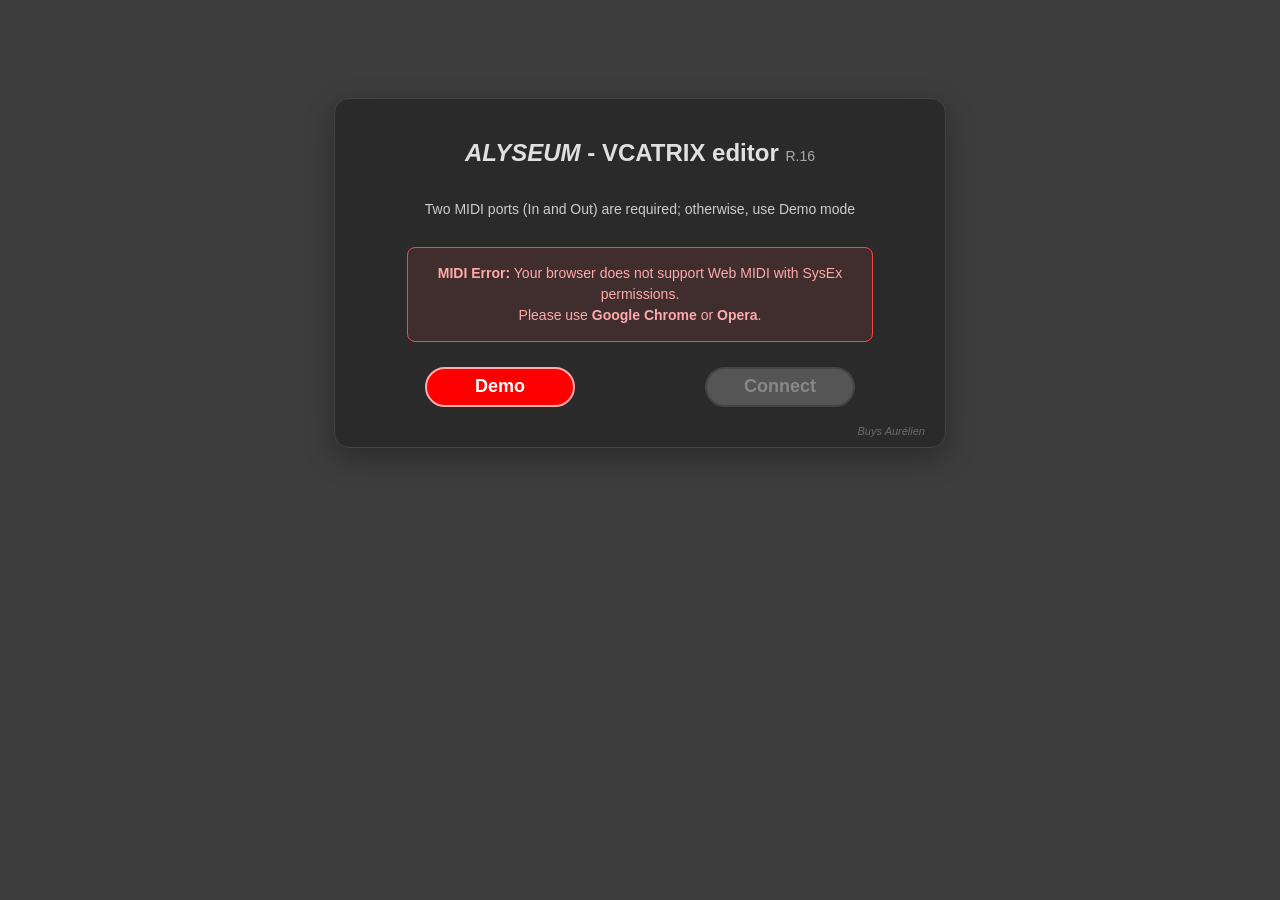
<file: index.html>
<!DOCTYPE html>
<html lang="en">
<head>
    <meta charset="UTF-8">
    <meta name="viewport" content="width=device-width, initial-scale=1.0">
    <title>VCATRIX Editor</title>
    <link rel="stylesheet" href="style.css">
</head>
<body>

    <header id="setup-header">
        <h2><em>ALYSEUM</em> - VCATRIX editor <span class="revision">R.16</span></h2>
        <p class="subtitle">Two MIDI ports (In and Out) are required; otherwise, use Demo mode</p>
        
        <div id="browser-warning" class="warning-box hidden">
            <strong>MIDI Error:</strong> Your browser does not support Web MIDI with SysEx permissions. <br>
            Please use <strong>Google Chrome</strong> or <strong>Opera</strong>.
        </div>
        
        <div id="midi-setup">
            <div class="port-select">
                <label for="midi-in">MIDI In port</label>
                <select id="midi-in"><option value="">Please Select</option></select>
            </div>
            <div class="port-select">
                <label for="midi-out">MIDI Out port</label>
                <select id="midi-out"><option value="">Please Select</option></select>
            </div>
        </div>
        
        <div class="header-buttons">
            <div class="btn-container">
                <button id="btn-demo" class="btn btn-demo">Demo</button>
            </div>
            <div class="btn-container">
                <button id="btn-connect" class="btn btn-primary" disabled>Connect</button>
            </div>
        </div>

        <span class="signature">Buys Aurélien</span>
    </header>

    <main id="app-container" class="hidden">
        
        <section id="fader-section">
            <div id="matrix-container">
                </div>
        </section>

        <aside id="sidebar">
            <div class="sidebar-group" style="border-top: none; padding-top: 0;">
                <button id="btn-monitor">Enable monitoring</button>
            </div>

            <div class="sidebar-group">
                <h3>Group mode (max 8)</h3>
                <button id="btn-multi-select" class="btn-secondary">Multi-select: OFF</button>
                <button id="btn-clear-selection" class="btn-secondary hidden">Clear selection</button>
            </div>

            <div class="sidebar-group">
                <h3>Set preset VCATRIX</h3>
                <div class="preset-grid">
                    <button class="btn-preset" data-preset="0">1</button>
                    <button class="btn-preset" data-preset="1">2</button>
                    <button class="btn-preset" data-preset="2">3</button>
                    <button class="btn-preset" data-preset="3">4</button>
                    <button class="btn-preset" data-preset="4">5</button>
                    <button class="btn-preset" data-preset="5">6</button>
                    <button class="btn-preset" data-preset="6">7</button>
                    <button class="btn-preset" data-preset="7">8</button>
                    <button class="btn-preset" data-preset="8">9</button>
                    <button class="btn-preset" data-preset="9">10</button>
                    <button class="btn-preset" data-preset="10">11</button>
                    <button class="btn-preset" data-preset="11">12</button>
                    <button class="btn-preset" data-preset="12">13</button>
                    <button class="btn-preset" data-preset="13">14</button>
                    <button class="btn-preset" data-preset="14">15</button>
                    <button class="btn-preset" data-preset="15">16</button>
                </div>
            </div>

            <div class="sidebar-group">
                <button id="btn-clear">Clear all VCA</button>
            </div>

            <div class="sidebar-group">
                <h3>Bulk dump</h3>
                <button class="btn-secondary" id="btn-dump-rx">Receive (save to computer)</button>
                <button class="btn-secondary" id="btn-dump-tx">Transmit (load file to VCATRIX)</button>
                <input type="file" id="file-upload" class="hidden" accept=".vca,.json">
            </div>

        </aside>

    </main>
    <div id="receive-modal" class="modal hidden">
        <div class="modal-content">
            <h3>Select Preset to Receive</h3>
            <p>Choose which preset to request from the VCATRIX hardware.</p>
            
            <select id="receive-select">
                <option value="all">All Presets</option>
                <option value="0">Preset 1</option>
                <option value="1">Preset 2</option>
                <option value="2">Preset 3</option>
                <option value="3">Preset 4</option>
                <option value="4">Preset 5</option>
                <option value="5">Preset 6</option>
                <option value="6">Preset 7</option>
                <option value="7">Preset 8</option>
                <option value="8">Preset 9</option>
                <option value="9">Preset 10</option>
                <option value="10">Preset 11</option>
                <option value="11">Preset 12</option>
                <option value="12">Preset 13</option>
                <option value="13">Preset 14</option>
                <option value="14">Preset 15</option>
                <option value="15">Preset 16</option>
            </select>
            
            <div class="modal-buttons">
                <button id="btn-receive-cancel" class="btn-secondary">Cancel</button>
                <button id="btn-receive-confirm" class="btn-primary" style="width: auto;">Confirm</button>
            </div>
        </div>
    </div>

    <div id="transmit-modal" class="modal hidden">
        <div class="modal-content">
            <h3>Select Preset to Transmit</h3>
            <p>Choose which preset to load from the file to the VCATRIX hardware.</p>
            
            <select id="transmit-select">
                <option value="all">All Presets</option>
                <option value="0">Preset 1</option>
                <option value="1">Preset 2</option>
                <option value="2">Preset 3</option>
                <option value="3">Preset 4</option>
                <option value="4">Preset 5</option>
                <option value="5">Preset 6</option>
                <option value="6">Preset 7</option>
                <option value="7">Preset 8</option>
                <option value="8">Preset 9</option>
                <option value="9">Preset 10</option>
                <option value="10">Preset 11</option>
                <option value="11">Preset 12</option>
                <option value="12">Preset 13</option>
                <option value="13">Preset 14</option>
                <option value="14">Preset 15</option>
                <option value="15">Preset 16</option>
            </select>
            
            <div class="modal-buttons">
                <button id="btn-transmit-cancel" class="btn-secondary">Cancel</button>
                <button id="btn-transmit-confirm" class="btn-primary" style="width: auto;">Confirm</button>
            </div>
        </div>
    </div>

    <script src="script.js"></script>
</body>
</html>
</file>
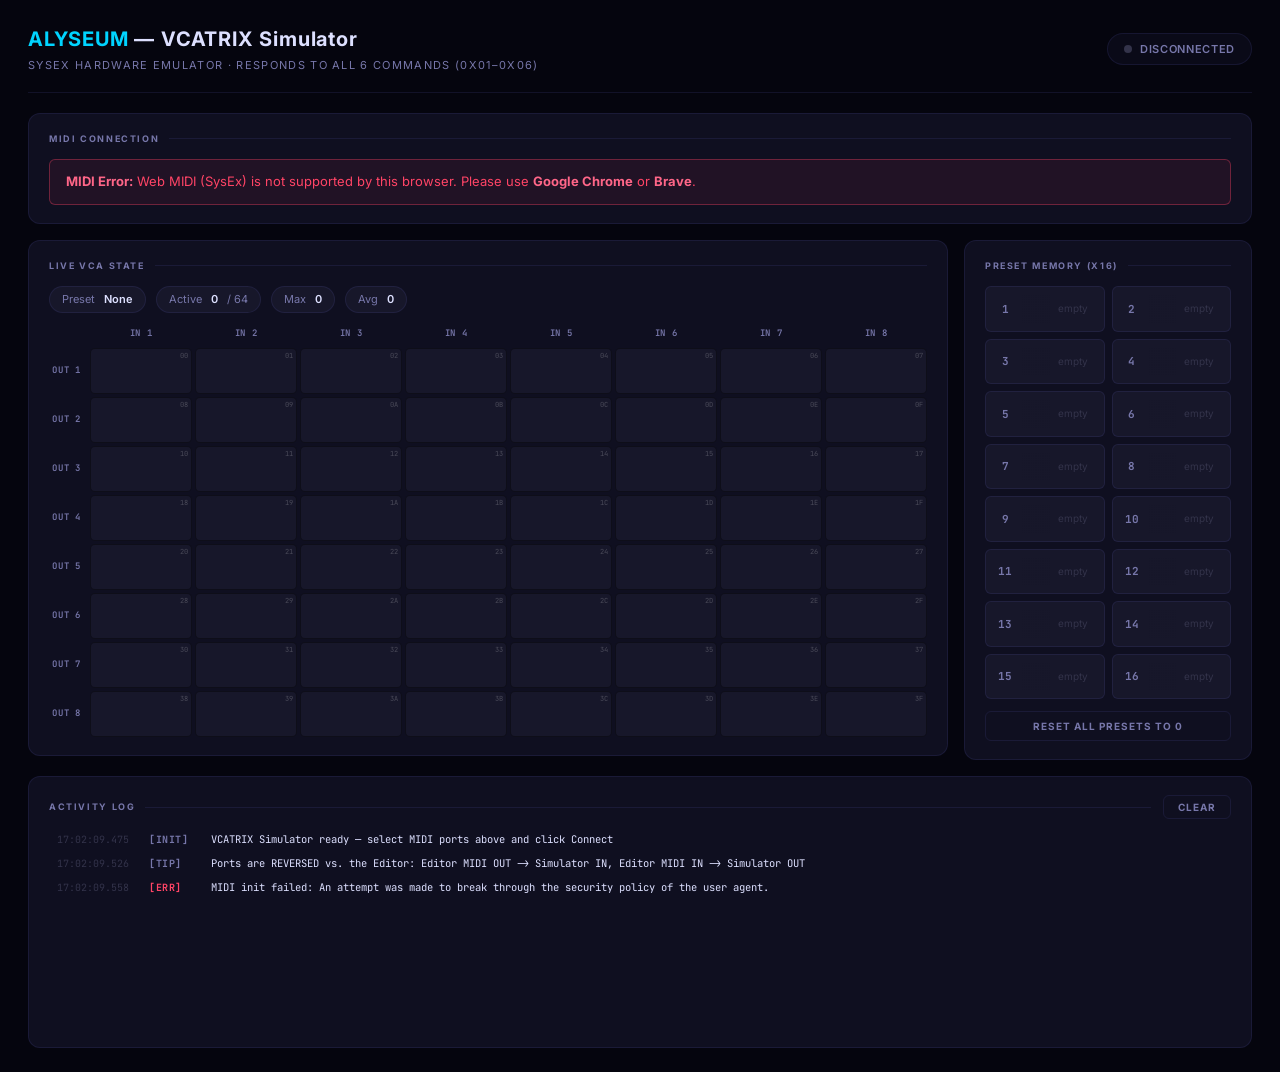
<file: simulator.html>
<!DOCTYPE html>
<html lang="en">
<head>
    <meta charset="UTF-8">
    <meta name="viewport" content="width=device-width, initial-scale=1.0">
    <title>VCATRIX Simulator — Alyseum</title>
    <link rel="preconnect" href="https://fonts.googleapis.com">
    <link href="https://fonts.googleapis.com/css2?family=JetBrains+Mono:wght@400;600;700&family=Inter:wght@300;400;500;600;700&display=swap" rel="stylesheet">
    <style>
        :root {
            --bg-page:    #05050e;
            --bg-panel:   #0a0a18;
            --bg-card:    #0f0f20;
            --bg-cell:    #17172a;
            --bg-cell-h:  #1e1e38;
            --cyan:   #00d4ff;
            --green:  #00ff88;
            --orange: #ffaa00;
            --red:    #ff4466;
            --txt:    #dde0ff;
            --txt2:   #7777aa;
            --txt3:   #33334a;
            --border: rgba(80,80,160,0.18);
            --b-cyan: rgba(0,212,255,0.35);
            --r:  12px;
            --rs: 6px;
        }
        *, *::before, *::after { box-sizing: border-box; margin: 0; padding: 0; }
        body {
            background: var(--bg-page);
            color: var(--txt);
            font-family: 'Inter', sans-serif;
            min-height: 100vh;
            padding: 24px 28px;
            line-height: 1.5;
        }
        .app-header {
            display: flex;
            align-items: center;
            justify-content: space-between;
            margin-bottom: 20px;
            padding-bottom: 18px;
            border-bottom: 1px solid var(--border);
        }
        .title-block h1 { font-size: 20px; font-weight: 700; letter-spacing: 0.04em; }
        .title-block h1 em { color: var(--cyan); font-style: normal; }
        .title-block p { font-size: 11px; color: var(--txt2); margin-top: 3px; letter-spacing: 0.12em; text-transform: uppercase; }
        .badge {
            display: flex; align-items: center; gap: 8px;
            padding: 7px 16px; border-radius: 20px;
            border: 1px solid var(--border); background: var(--bg-panel);
            font-size: 11px; font-weight: 600; letter-spacing: 0.06em;
            text-transform: uppercase; color: var(--txt2); transition: all 0.3s;
        }
        .badge.connected { border-color: rgba(0,255,136,0.35); color: var(--green); }
        .dot { width: 8px; height: 8px; border-radius: 50%; background: var(--txt3); transition: all 0.3s; }
        .badge.connected .dot { background: var(--green); box-shadow: 0 0 8px var(--green); animation: pulse 2s ease-in-out infinite; }
        @keyframes pulse { 0%,100% { opacity:1; } 50% { opacity:0.4; } }
        .card { background: var(--bg-card); border: 1px solid var(--border); border-radius: var(--r); padding: 18px 20px; }
        .section-label {
            font-size: 9px; font-weight: 700; letter-spacing: 0.18em;
            text-transform: uppercase; color: var(--txt2);
            display: flex; align-items: center; gap: 10px; margin-bottom: 14px;
        }
        .section-label::after { content: ''; flex: 1; height: 1px; background: var(--border); }
        .setup-row { display: flex; align-items: center; gap: 14px; flex-wrap: wrap; }
        .port-group { display: flex; align-items: center; gap: 10px; }
        .port-group label { font-size: 10px; font-weight: 600; letter-spacing: 0.1em; text-transform: uppercase; color: var(--txt2); white-space: nowrap; }
        .port-group select {
            background: var(--bg-cell); border: 1px solid var(--border); border-radius: var(--rs);
            color: var(--txt); padding: 7px 28px 7px 10px;
            font-family: 'JetBrains Mono', monospace; font-size: 11px; min-width: 200px;
            cursor: pointer; appearance: none;
            background-image: url("data:image/svg+xml,%3Csvg xmlns='http://www.w3.org/2000/svg' width='10' height='5' viewBox='0 0 10 5'%3E%3Cpath d='M0 0l5 5 5-5z' fill='%237777aa'/%3E%3C/svg%3E");
            background-repeat: no-repeat; background-position: right 10px center; transition: border-color 0.2s;
        }
        .port-group select:focus { outline: none; border-color: var(--cyan); }
        .btn {
            padding: 8px 20px; border-radius: var(--rs);
            font-family: 'Inter', sans-serif; font-size: 11px; font-weight: 700;
            letter-spacing: 0.1em; text-transform: uppercase; cursor: pointer; transition: all 0.2s;
        }
        .btn-cyan { border: 1px solid var(--cyan); background: rgba(0,212,255,0.08); color: var(--cyan); }
        .btn-cyan:hover:not(:disabled) { background: rgba(0,212,255,0.18); box-shadow: 0 0 18px rgba(0,212,255,0.25); }
        .btn-dim { border: 1px solid var(--border); background: transparent; color: var(--txt2); }
        .btn-dim:hover { border-color: var(--txt2); color: var(--txt); }
        .btn:disabled { opacity: 0.3; cursor: not-allowed; }
        .setup-note { margin-left: auto; font-size: 11px; color: var(--txt3); }
        .setup-note em { color: var(--orange); font-style: normal; }
        .arrow-in  { color: var(--cyan);  font-size: 14px; }
        .arrow-out { color: var(--green); font-size: 14px; }
        .main-grid { display: grid; grid-template-columns: 1fr 288px; gap: 16px; margin-bottom: 16px; align-items: start; }
        #live-info { display: flex; align-items: center; gap: 10px; margin-bottom: 14px; flex-wrap: wrap; }
        .info-pill {
            display: flex; align-items: center; gap: 6px;
            background: var(--bg-cell); border: 1px solid var(--border);
            border-radius: 20px; padding: 4px 12px; font-size: 11px; color: var(--txt2);
        }
        .info-pill strong { color: var(--txt); font-weight: 600; }
        .modified-pill { border-color: var(--orange) !important; color: var(--orange) !important; }
        .vca-wrap { overflow-x: auto; }
        .vca-grid { display: inline-grid; grid-template-columns: 38px repeat(8, 1fr); grid-template-rows: auto repeat(8, 1fr); gap: 3px; min-width: 100%; }
        .gl { display: flex; align-items: center; justify-content: center; font-family: 'JetBrains Mono', monospace; font-size: 9px; font-weight: 600; color: var(--txt2); letter-spacing: 0.08em; }
        .gl.col-lbl { padding-bottom: 4px; }
        .gl.row-lbl { justify-content: flex-end; padding-right: 6px; }
        .vca-cell {
            position: relative; min-width: 46px; min-height: 46px; border-radius: 5px;
            display: flex; align-items: center; justify-content: center;
            cursor: default; border: 1px solid rgba(0,0,0,0.4);
            overflow: hidden; transition: transform 0.12s, box-shadow 0.12s;
        }
        .vca-cell:hover { transform: scale(1.1); z-index: 20; border-color: rgba(255,255,255,0.25); }
        .vca-cell-val { font-family: 'JetBrains Mono', monospace; font-size: 10px; font-weight: 700; color: rgba(255,255,255,0.88); text-shadow: 0 1px 4px rgba(0,0,0,0.9); z-index: 1; }
        .vca-cell-addr { position: absolute; top: 2px; right: 3px; font-family: 'JetBrains Mono', monospace; font-size: 7px; color: rgba(255,255,255,0.22); }
        @keyframes flash { 0% { box-shadow: 0 0 20px rgba(0,255,136,0.9), inset 0 0 12px rgba(0,255,136,0.25); } 100% { box-shadow: none; } }
        .vca-cell.flash { animation: flash 0.5s ease-out; }
        .preset-grid { display: grid; grid-template-columns: 1fr 1fr; gap: 7px; margin-bottom: 12px; }
        .preset-slot { display: flex; align-items: center; gap: 8px; padding: 8px 10px; background: var(--bg-cell); border: 1px solid var(--border); border-radius: var(--rs); cursor: pointer; transition: all 0.18s; }
        .preset-slot:hover { background: var(--bg-cell-h); border-color: rgba(120,120,200,0.35); }
        .preset-slot.active { border-color: var(--cyan); background: rgba(0,212,255,0.06); box-shadow: 0 0 14px rgba(0,212,255,0.12); }
        .pnum { font-family: 'JetBrains Mono', monospace; font-size: 11px; font-weight: 700; color: var(--txt2); min-width: 18px; text-align: center; }
        .preset-slot.active .pnum { color: var(--cyan); }
        .thumb { display: grid; grid-template-columns: repeat(8, 3px); grid-template-rows: repeat(8, 3px); gap: 0.5px; flex-shrink: 0; }
        .tc { width: 3px; height: 3px; border-radius: 0.5px; }
        .pinfo { flex: 1; font-size: 10px; color: var(--txt2); white-space: nowrap; overflow: hidden; text-overflow: ellipsis; }
        .log-header { display: flex; align-items: center; gap: 12px; margin-bottom: 10px; }
        .log-header .section-label { margin-bottom: 0; flex: 1; }
        .log-wrap { height: 200px; overflow-y: auto; display: flex; flex-direction: column; gap: 2px; scrollbar-width: thin; scrollbar-color: var(--bg-cell-h) transparent; }
        .log-wrap::-webkit-scrollbar { width: 4px; }
        .log-wrap::-webkit-scrollbar-thumb { background: var(--bg-cell-h); border-radius: 2px; }
        .log-entry { display: grid; grid-template-columns: 82px 52px 1fr; gap: 10px; padding: 3px 8px; border-radius: 4px; font-family: 'JetBrains Mono', monospace; font-size: 10.5px; line-height: 1.5; animation: slide-in 0.18s ease-out; }
        @keyframes slide-in { from { opacity:0; transform: translateX(-6px); } to { opacity:1; transform: translateX(0); } }
        .log-entry:hover { background: rgba(255,255,255,0.025); }
        .log-time { color: var(--txt3); font-size: 10px; align-self: center; }
        .log-tag { font-weight: 700; font-size: 10px; letter-spacing: 0.05em; align-self: center; }
        .log-tag.rx  { color: var(--cyan); }
        .log-tag.tx  { color: var(--green); }
        .log-tag.cmd { color: var(--orange); }
        .log-tag.err { color: var(--red); }
        .log-tag.inf { color: var(--txt2); }
        .log-msg { color: var(--txt); }
        .log-hex { color: var(--txt2); font-size: 10px; display: block; margin-top: 1px; }
        .warn-box { background: rgba(255,68,102,0.08); border: 1px solid rgba(255,68,102,0.35); border-radius: var(--rs); padding: 12px 16px; font-size: 13px; color: var(--red); }
        .warn-box strong { color: #ff6688; }
        .hidden { display: none !important; }
    </style>
</head>
<body>
<div class="app">
    <header class="app-header">
        <div class="title-block">
            <h1><em>ALYSEUM</em> &mdash; VCATRIX Simulator</h1>
            <p>SysEx Hardware Emulator &middot; Responds to all 6 commands (0x01&ndash;0x06)</p>
        </div>
        <div id="badge" class="badge">
            <div class="dot"></div>
            <span id="badge-txt">Disconnected</span>
        </div>
    </header>

    <div id="setup-card" class="card" style="margin-bottom:16px;">
        <div class="section-label">MIDI Connection</div>
        <div id="browser-warning" class="warn-box hidden">
            <strong>MIDI Error:</strong> Web MIDI (SysEx) is not supported by this browser.
            Please use <strong>Google Chrome</strong> or <strong>Brave</strong>.
        </div>
        <div id="midi-setup-row" class="setup-row">
            <div class="port-group">
                <span class="arrow-in">&#10132;</span>
                <label>FROM EDITOR (In)</label>
                <select id="sel-in"><option value="">Please Select</option></select>
            </div>
            <div class="port-group">
                <span class="arrow-out">&#10132;</span>
                <label>TO EDITOR (Out)</label>
                <select id="sel-out"><option value="">Please Select</option></select>
            </div>
            <button id="btn-connect" class="btn btn-cyan" disabled>Connect</button>
            <p class="setup-note">macOS: use <em>IAC Driver</em> virtual ports &mdash; swap In/Out vs. the Editor</p>
        </div>
    </div>

    <div class="main-grid">
        <div class="card">
            <div class="section-label">Live VCA State</div>
            <div id="live-info">
                <div class="info-pill">Preset&nbsp;<strong id="pill-preset">None</strong></div>
                <div class="info-pill">Active&nbsp;<strong id="pill-active">0</strong>&nbsp;/ 64</div>
                <div class="info-pill">Max&nbsp;<strong id="pill-max">0</strong></div>
                <div class="info-pill">Avg&nbsp;<strong id="pill-avg">0</strong></div>
                <div class="info-pill modified-pill hidden" id="pill-modified">&#9889; Modified</div>
            </div>
            <div class="vca-wrap">
                <div id="vca-grid" class="vca-grid"></div>
            </div>
        </div>

        <div class="card">
            <div class="section-label">Preset Memory (x16)</div>
            <div id="preset-grid" class="preset-grid"></div>
            <button id="btn-reset-mem" class="btn btn-dim" style="width:100%;font-size:10px;">Reset All Presets to 0</button>
        </div>
    </div>

    <div class="card">
        <div class="log-header">
            <div class="section-label">Activity Log</div>
            <button id="btn-clear-log" class="btn btn-dim" style="padding:5px 14px;font-size:10px;">Clear</button>
        </div>
        <div id="log-wrap" class="log-wrap"></div>
    </div>
</div>

<script>
const SYSEX_HEADER = [0xF0, 0x00, 0x20, 0x09, 0x0A];
const NUM_PRESETS  = 16;
const NUM_VCAS     = 64;
const STAGGER_MS   = 50;

// Hardware memory
const presets  = Array.from({length: NUM_PRESETS}, () => new Uint8Array(NUM_VCAS));
const liveVCA  = new Uint8Array(NUM_VCAS);
let activePreset   = -1;
let isLiveModified = false;

// MIDI
let midiAccess = null;
let midiIn     = null;
let midiOut    = null;

// ─── Colour ───────────────────────────────────────────────────
function vcaColor(v) {
    if (v === 0) return '#17172a';
    const l = Math.round((v / 127) * 40) + 8;
    return 'hsl(165, 100%, ' + l + '%)';
}
function vcaGlow(v) {
    if (v < 60) return 'none';
    const alpha = ((v - 60) / 67) * 0.65;
    const blur  = Math.round((v / 127) * 14);
    return '0 0 ' + blur + 'px rgba(0,255,136,' + alpha.toFixed(2) + ')';
}

// ─── Build VCA grid ───────────────────────────────────────────
function buildVcaGrid() {
    const grid = document.getElementById('vca-grid');
    grid.innerHTML = '';
    // corner
    grid.appendChild(mk('div', 'gl'));
    // column headers
    for (let i = 0; i < 8; i++) grid.appendChild(mkTxt('div', 'gl col-lbl', 'IN ' + (i+1)));
    // rows
    for (let out = 0; out < 8; out++) {
        grid.appendChild(mkTxt('div', 'gl row-lbl', 'OUT ' + (out+1)));
        for (let inp = 0; inp < 8; inp++) {
            const addr = out * 8 + inp;
            const cell = mk('div', 'vca-cell');
            cell.id    = 'vc-' + addr;
            cell.title = 'OUT' + (out+1) + ' x IN' + (inp+1) + '  addr:0x' + addr.toString(16).padStart(2,'0').toUpperCase();
            const addrLbl = mkTxt('div', 'vca-cell-addr', addr.toString(16).padStart(2,'0').toUpperCase());
            const valLbl  = mk('div', 'vca-cell-val');
            valLbl.id = 'vcv-' + addr;
            cell.appendChild(addrLbl);
            cell.appendChild(valLbl);
            grid.appendChild(cell);
        }
    }
    refreshVcaGrid();
}

function buildPresetGrid() {
    const pg = document.getElementById('preset-grid');
    pg.innerHTML = '';
    for (let p = 0; p < NUM_PRESETS; p++) {
        const slot  = mk('div', 'preset-slot');
        slot.id     = 'ps-' + p;
        const num   = mkTxt('div', 'pnum', String(p+1));
        const thumb = mk('div', 'thumb');
        thumb.id    = 'th-' + p;
        for (let i = 0; i < 64; i++) {
            const tc = mk('div', 'tc');
            tc.id = 'tc-' + p + '-' + i;
            thumb.appendChild(tc);
        }
        const info = mkTxt('div', 'pinfo', 'empty');
        info.id = 'pi-' + p;
        slot.appendChild(num);
        slot.appendChild(thumb);
        slot.appendChild(info);
        pg.appendChild(slot);
        refreshPresetSlot(p);
    }
}

// ─── Grid refresh ─────────────────────────────────────────────
function refreshVcaGrid(flashAddrs) {
    const flashSet = new Set(flashAddrs || []);
    let active = 0, sum = 0, maxV = 0;
    for (let addr = 0; addr < NUM_VCAS; addr++) {
        const v   = liveVCA[addr];
        const c   = document.getElementById('vc-' + addr);
        const vl  = document.getElementById('vcv-' + addr);
        if (!c) continue;
        c.style.background = vcaColor(v);
        c.style.boxShadow  = vcaGlow(v);
        vl.textContent = v > 0 ? v : '';
        if (flashSet.has(addr)) {
            c.classList.remove('flash');
            void c.offsetWidth;
            c.classList.add('flash');
        }
        if (v > 0) { active++; sum += v; }
        if (v > maxV) maxV = v;
    }
    document.getElementById('pill-active').textContent  = active;
    document.getElementById('pill-max').textContent     = maxV;
    document.getElementById('pill-avg').textContent     = active > 0 ? Math.round(sum / active) : 0;
    document.getElementById('pill-preset').textContent  = activePreset >= 0 ? 'P' + (activePreset+1) : 'None';
    document.getElementById('pill-modified').classList.toggle('hidden', !isLiveModified);
}

function refreshPresetSlot(p) {
    const slot = document.getElementById('ps-' + p);
    const info = document.getElementById('pi-' + p);
    if (!slot) return;
    slot.classList.toggle('active', p === activePreset && !isLiveModified);
    const data = presets[p];
    let nz = 0, sum = 0;
    for (let i = 0; i < 64; i++) {
        const v  = data[i];
        const tc = document.getElementById('tc-' + p + '-' + i);
        if (tc) tc.style.background = vcaColor(v);
        if (v > 0) { nz++; sum += v; }
    }
    if (nz === 0) {
        info.textContent = 'empty';
        info.style.color = 'var(--txt3)';
    } else {
        info.textContent = nz + ' VCAs  avg ' + Math.round(sum/nz);
        info.style.color = 'var(--txt2)';
    }
}

function refreshAllPresets() { for (let p = 0; p < NUM_PRESETS; p++) refreshPresetSlot(p); }

// ─── Command handlers ─────────────────────────────────────────
function handleClearAll() {
    liveVCA.fill(0);
    if (activePreset >= 0) {
        presets[activePreset].fill(0);
    }
    isLiveModified = (activePreset >= 0);
    refreshVcaGrid();
    refreshAllPresets();
    addLog('cmd', 'CLEAR', 'All 64 VCAs reset to 0 (cmd 0x01)');
}

function handleSetPreset(pb) {
    const p = Math.max(0, Math.min(15, pb));
    activePreset   = p;
    isLiveModified = false;
    liveVCA.set(presets[p]);
    refreshVcaGrid();
    refreshAllPresets();
    addLog('cmd', 'PRESET', 'Loaded preset ' + (p+1) + ' into live state (cmd 0x02)');
}

function handleDisplayRequest() {
    if (!midiOut) { addLog('err','ERR','Display Request: no MIDI OUT'); return; }
    const msg = SYSEX_HEADER.concat(Array.from([0x10]), Array.from(liveVCA), [0xF7]);
    midiOut.send(msg);
    addLog('tx', '0x10', 'DISPLAY response sent — 64 VCA values (cmd 0x03)', hexStr(msg, 28));
}

function handleUpdateVCAs(data) {
    const updated = [];
    let i = 6;
    while (i < data.length) {
        const a = data[i];
        if (a === undefined || a === 0xF7) break;
        if (i + 1 >= data.length) break;
        const v = data[i+1];
        if (v === 0xF7) break;
        if (a < 64) { 
            liveVCA[a] = v; 
            if (activePreset >= 0) {
                presets[activePreset][a] = v;
            }
            updated.push(a); 
        }
        i += 2;
    }
    isLiveModified = true;
    refreshVcaGrid(updated);
    refreshAllPresets();
    const desc = updated.map(function(a){ return '[' + a.toString(16).padStart(2,'0').toUpperCase() + ']=' + liveVCA[a]; }).join('  ');
    addLog('cmd', 'UPDATE', updated.length + ' VCA(s) updated (cmd 0x04)  ' + desc);
}

function handleDumpRequest(pb) {
    if (!midiOut) { addLog('err','ERR','Dump Request: no MIDI OUT'); return; }
    if (pb === 0x7F) {
        addLog('cmd','DUMP RQ','All 16 presets requested (cmd 0x05)');
        for (var p = 0; p < NUM_PRESETS; p++) {
            (function(pp){ setTimeout(function(){ sendPresetDump(pp); }, pp * STAGGER_MS); })(p);
        }
    } else {
        var p2 = Math.max(0, Math.min(15, pb));
        addLog('cmd','DUMP RQ','Preset ' + (p2+1) + ' requested (cmd 0x05)');
        sendPresetDump(p2);
    }
}

function sendPresetDump(p) {
    var msg = SYSEX_HEADER.concat([0x11, p], Array.from(presets[p]), [0xF7]);
    midiOut.send(msg);
    var nz = Array.from(presets[p]).filter(function(v){ return v > 0; }).length;
    addLog('tx','0x11','DUMP sent — preset ' + (p+1) + ' (' + nz + ' active VCAs)', hexStr(msg, 28));
}

function handleDumpReceive(data) {
    if (data.length < 72) { addLog('err','ERR','DUMP RX too short: ' + data.length + ' bytes (need 72+)'); return; }
    var p = data[6];
    if (p >= NUM_PRESETS) { addLog('err','ERR','DUMP RX: invalid preset ' + p); return; }
    for (var i = 0; i < 64; i++) presets[p][i] = Math.min(127, data[7+i]);
    if (p === activePreset) {
        liveVCA.set(presets[p]);
        refreshVcaGrid();
    }
    refreshPresetSlot(p);
    var nz = Array.from(presets[p]).filter(function(v){ return v > 0; }).length;
    addLog('cmd','DUMP RX','Preset ' + (p+1) + ' written to memory (cmd 0x06)  ' + nz + ' active VCAs');
}

// ─── MIDI router ──────────────────────────────────────────────
function onMidiMessage(event) {
    var d = event.data;
    if (d[0] !== 0xF0) return;
    if (d.length < 7) return;
    if (d[1] !== 0x00 || d[2] !== 0x20 || d[3] !== 0x09) {
        addLog('inf','SYSEX','Unknown SysEx: ' + hexStr(d, 20));
        return;
    }
    if (d[4] !== 0x0A) {
        addLog('inf','SYSEX','Wrong device ID 0x' + d[4].toString(16).toUpperCase());
        return;
    }
    var cmd = d[5];
    var names = {1:'Clear All',2:'Set Preset',3:'Display Req',4:'Update VCAs',5:'Dump Req',6:'Dump Receive'};
    addLog('rx','0x'+cmd.toString(16).padStart(2,'0').toUpperCase(), names[cmd] || 'Unknown cmd', hexStr(d, 32));
    switch(cmd) {
        case 0x01: handleClearAll();        break;
        case 0x02: handleSetPreset(d[6]);   break;
        case 0x03: handleDisplayRequest();  break;
        case 0x04: handleUpdateVCAs(d);     break;
        case 0x05: handleDumpRequest(d[6]); break;
        case 0x06: handleDumpReceive(d);    break;
        default: addLog('err','ERR','Unhandled cmd 0x'+cmd.toString(16).toUpperCase());
    }
}

// ─── MIDI init ────────────────────────────────────────────────
async function initMidi() {
    try {
        midiAccess = await navigator.requestMIDIAccess({ sysex: true });
        populatePorts();
        midiAccess.onstatechange = populatePorts;
        addLog('inf','MIDI','Web MIDI API ready (SysEx enabled)');
    } catch(err) {
        document.getElementById('browser-warning').classList.remove('hidden');
        document.getElementById('midi-setup-row').classList.add('hidden');
        addLog('err','ERR','MIDI init failed: ' + err.message);
    }
}

function populatePorts() {
    var si = document.getElementById('sel-in');
    var so = document.getElementById('sel-out');
    var pi = si.value, po = so.value;
    si.innerHTML = '<option value="">Please Select</option>';
    so.innerHTML = '<option value="">Please Select</option>';
    for (var port of midiAccess.inputs.values())  si.add(new Option(port.name, port.id));
    for (var port of midiAccess.outputs.values()) so.add(new Option(port.name, port.id));
    if (pi) si.value = pi;
    if (po) so.value = po;
    checkBtn();
}

function checkBtn() {
    document.getElementById('btn-connect').disabled =
        !document.getElementById('sel-in').value || !document.getElementById('sel-out').value;
}

function connect() {
    if (midiIn) midiIn.onmidimessage = null;
    midiIn  = midiAccess.inputs.get(document.getElementById('sel-in').value);
    midiOut = midiAccess.outputs.get(document.getElementById('sel-out').value);
    if (!midiIn || !midiOut) { addLog('err','ERR','Could not acquire MIDI ports'); return; }
    midiIn.onmidimessage = onMidiMessage;
    var badge = document.getElementById('badge');
    badge.classList.add('connected');
    document.getElementById('badge-txt').textContent = 'Connected';
    document.getElementById('btn-connect').textContent = 'Reconnect';
    addLog('inf','MIDI','Connected — IN: "' + midiIn.name + '"  OUT: "' + midiOut.name + '"');
}

// ─── Log ──────────────────────────────────────────────────────
function addLog(type, tag, msg, hex) {
    var wrap  = document.getElementById('log-wrap');
    var entry = mk('div', 'log-entry');
    var now   = new Date();
    var ts    = pad(now.getHours()) + ':' + pad(now.getMinutes()) + ':' + pad(now.getSeconds()) + '.' + String(now.getMilliseconds()).padStart(3,'0');
    entry.appendChild(mkTxt('div','log-time', ts));
    entry.appendChild(mkTxt('div','log-tag ' + type, '[' + tag + ']'));
    var msgEl = mk('div','log-msg');
    msgEl.textContent = msg;
    if (hex) {
        var hexEl = mk('span','log-hex');
        hexEl.textContent = hex;
        msgEl.appendChild(hexEl);
    }
    entry.appendChild(msgEl);
    wrap.appendChild(entry);
    wrap.scrollTop = wrap.scrollHeight;
    while (wrap.children.length > 200) wrap.removeChild(wrap.firstChild);
}

// ─── Helpers ──────────────────────────────────────────────────
function hexStr(data, maxB) {
    maxB = maxB || 64;
    var arr = Array.from(data).slice(0, maxB);
    var h   = arr.map(function(b){ return b.toString(16).padStart(2,'0').toUpperCase(); }).join(' ');
    return data.length > maxB ? h + ' ...' : h;
}
function pad(n) { return String(n).padStart(2,'0'); }
function mk(tag, cls) { var e = document.createElement(tag); if (cls) e.className = cls; return e; }
function mkTxt(tag, cls, txt) { var e = mk(tag, cls); e.textContent = txt; return e; }

// ─── Controls ─────────────────────────────────────────────────
document.getElementById('sel-in').addEventListener('change', checkBtn);
document.getElementById('sel-out').addEventListener('change', checkBtn);
document.getElementById('btn-connect').addEventListener('click', connect);
document.getElementById('btn-clear-log').addEventListener('click', function() {
    document.getElementById('log-wrap').innerHTML = '';
    addLog('inf','LOG','Log cleared.');
});
document.getElementById('btn-reset-mem').addEventListener('click', function() {
    for (var p = 0; p < NUM_PRESETS; p++) presets[p].fill(0);
    refreshAllPresets();
    addLog('cmd','RESET','All 16 presets reset to 0 (factory state)');
});

// ─── Init ─────────────────────────────────────────────────────
buildVcaGrid();
buildPresetGrid();
addLog('inf','INIT','VCATRIX Simulator ready — select MIDI ports above and click Connect');
addLog('inf','TIP', 'Ports are REVERSED vs. the Editor: Editor MIDI OUT -> Simulator IN, Editor MIDI IN -> Simulator OUT');
initMidi();
</script>
</body>
</html>
</file>
<file: style.css>
/* Base Styles and Viewport Lockdown */
html, body {
    margin: 0;
    padding: 0;
    width: 100%;
    height: 100%;
    font-family: Arial, sans-serif;
    background-color: #3d3d3d;
    color: #e0e0e0;
    overflow: auto; 
    box-sizing: border-box;
}

body {
    padding: 2vh 2vw;
    display: flex;
    flex-direction: column;
}

/* --- Startup Screen Configuration --- */
#setup-header {
    display: flex;
    flex-direction: column;
    align-items: center;
    margin: 80px auto; 
    padding: 40px;
    background-color: #2a2a2a; 
    border: 1px solid #444;
    border-radius: 15px;
    max-width: 700px; 
    position: relative; 
    box-shadow: 0 10px 30px rgba(0,0,0,0.3);
    text-align: center;
}

#setup-header h2 {
    margin-top: 0;
    font-size: 24px;
    color: #e0e0e0;
}

#setup-header .revision {
    font-size: 14px;
    font-weight: normal;
    color: #aaa;
}

.subtitle {
    font-size: 14px;
    margin-bottom: 30px;
    color: #ccc;
}

.warning-box {
    background-color: rgba(255, 68, 68, 0.1); 
    border: 1px solid #ff4444; 
    color: #ffaaaa;
    padding: 15px 20px; 
    border-radius: 8px; 
    margin-bottom: 25px;
    font-size: 14px; 
    max-width: 80%; 
    line-height: 1.5;
}

#midi-setup {
    display: flex;
    align-items: center;
    gap: 30px;
    margin-bottom: 30px;
}

.port-select {
    display: flex;
    flex-direction: column;
    align-items: center;
    gap: 5px;
}

.port-select label {
    font-size: 14px;
    color: #e0e0e0;
}

.port-select select {
    width: 250px;
    background-color: #ffffff;
    color: #000000;
    padding: 6px;
    border: none;
    font-size: 14px;
}

.header-buttons {
    display: flex;
    gap: 30px;
    align-items: center;
    justify-content: center;
}

.header-buttons .btn-container {
    width: 250px;
    display: flex;
    justify-content: center;
}

.btn {
    width: 150px;
    height: 40px;
    display: flex;
    align-items: center;
    justify-content: center;
    padding: 0;
}

/* Connect Button State Styles */
.btn-primary {
    background-color: #00aa00; 
    color: white;
    border: 2px solid #aaffaa;
    border-radius: 20px;
    font-size: 18px;
    cursor: pointer;
    transition: all 0.2s;
}

.btn-primary:hover:not(:disabled) {
    background-color: #008800;
}

.btn-primary:disabled {
    background-color: #555;
    border-color: #444;
    color: #888;
    cursor: not-allowed;
}

/* Demo Button Styles */

.btn-demo {
    background-color: #ff0000;
    color: white;
    border: 2px solid #ffaaaa;
    border-radius: 20px; 
    font-size: 18px;
    cursor: pointer;
}

.btn-demo:hover {
    background-color: #cc0000;
}

.signature {
    position: absolute;
    bottom: 10px;
    right: 20px;
    font-size: 11px;
    color: #888;
    font-style: italic;
    opacity: 0.7;
}

/* --- Main Layout --- */
#app-container {
    display: flex;
    width: 100%;
    height: 100%;
    gap: 2vw;
    box-sizing: border-box;
    align-items: stretch; 
    overflow: hidden;
}

#fader-section {
    flex: 1;
    background-color: #2a2a2a;
    border: 1px solid #444;
    border-radius: 8px;
    padding: 1.5vh;
    display: flex;
    align-items: center;
    justify-content: center;
    box-sizing: border-box;
    overflow: auto;
    container-type: size;
}

/* --- Sidebar Configuration --- */
#sidebar {
    flex: 0 0 25%;
    width: 25%;
    min-width: 220px;
    background-color: #2a2a2a;
    border: 1px solid #444;
    border-radius: 8px;
    padding: 2vh 1.5vw;
    display: flex;
    flex-direction: column;
    gap: 2vh;
    box-sizing: border-box;
    overflow-y: auto;
}

#sidebar h2 {
    margin-top: 0;
    margin-bottom: 5px;
    text-align: center;
    color: #e0e0e0;
}

#sidebar .sidebar-group:last-child {
    margin-top: auto;
}

/* General Button Styles */
button {
    background-color: #ff0000;
    color: white;
    border: 1px solid #444;
    padding: 10px 15px;
    border-radius: 5px;
    cursor: pointer;
    font-weight: bold;
    transition: all 0.2s;
    width: 100%;
    box-sizing: border-box;
}

button:hover:not(:disabled) { background-color: #cc0000; }
button:disabled { background-color: #666; border-color: #555; cursor: not-allowed; }
.btn-secondary { background-color: #555; }
.btn-secondary:hover:not(:disabled) { background-color: #777; }

/* Dynamic States for Group Selection Mode */
#btn-multi-select.active { background-color: #00aa00; border-color: #00ff00; }
.fader-container.selected { border-color: #00ff00; background-color: #1a331a; }

.hidden { display: none !important; }

/* Sidebar Group Separators */
.sidebar-group {
    border-top: 1px solid #555;
    padding-top: 15px;
    display: flex;
    flex-direction: column;
    gap: 10px;
}

.sidebar-group h3 { margin: 0; text-align: center; font-size: 14px; color: #bbb; }

/* Preset Grid Layout */
.preset-grid {
    display: grid;
    grid-template-columns: repeat(4, 1fr);
    gap: 5px;
}
.preset-grid button { padding: 8px 0; font-size: 14px; background-color: #ff0000; }
/* Visual feedback for the active preset button */
.preset-grid button.active { background-color: #00aa00; border-color: #00ff00; }

/* --- Adaptive Matrix Layout --- */
#matrix-container {
    display: grid;
    grid-template-columns: max-content repeat(8, 1fr); 
    grid-template-rows: max-content repeat(8, 1fr);
    width: 100cqmin;
    height: 100cqmin;
    min-width: 300px;
    min-height: 300px;
    margin: auto;
    box-sizing: border-box;
}

.axis-label {
    display: flex;
    align-items: center;
    justify-content: center;
    font-size: clamp(10px, 0.6vw + 0.6vh, 14px);
    font-weight: bold;
    color: #ccc;
    background-color: #333;
    white-space: nowrap; /* Prevent text from wrapping to a new line */
    padding: 4px 8px; /* Fit text exactly with neat spacing */
}

/* Remove the ugly default blue outline when editing and add a subtle focus state */
.axis-label:focus {
    outline: none;
    background-color: #4a4a4a; /* Slightly lighter background to show it's active */
}

.axis-label.top { border-bottom: 2px solid #555; }
.axis-label.left { border-right: 2px solid #555; }

.axis-label.highlight {
    background-color: #00aa00;
    color: #ffffff;
    box-shadow: 0 0 10px rgba(0, 170, 0, 0.5);
    transition: background-color 0.1s ease;
}

.fader-container {
    border: 1px solid #444;
    background-color: #222;
    padding: 0;
    display: flex;
    align-items: center;
    justify-content: center;
    box-sizing: border-box;
    width: 100%;
    height: 100%;
}

canvas {
    cursor: pointer;
    width: 100%;
    height: 100%;
    max-width: 100%;
    max-height: 100%;
    aspect-ratio: 1 / 1;
    display: block;
}

/* ==========================================
   MODAL POP-UP STYLES
   ========================================== */

/* Dark overlay covering the whole screen */
.modal {
    position: fixed;
    top: 0; 
    left: 0; 
    width: 100%; 
    height: 100%;
    background-color: rgba(0, 0, 0, 0.7);
    display: flex;
    align-items: center;
    justify-content: center;
    z-index: 1000; /* Ensures it stays on top of everything */
}

/* The pop-up box itself */
.modal-content {
    background-color: #2a2a2a;
    padding: 30px;
    border-radius: 8px;
    border: 1px solid #444;
    text-align: center;
    width: 350px;
    box-shadow: 0 10px 30px rgba(0,0,0,0.5);
}

.modal-content h3 {
    margin-top: 0;
    color: #e0e0e0;
}

.modal-content p {
    font-size: 13px;
    color: #aaa;
    margin-bottom: 20px;
}

/* Dropdown selector inside modal */
.modal-content select {
    width: 100%;
    margin-bottom: 25px;
    padding: 10px;
    font-size: 16px;
    background-color: #ffffff;
    color: #000000;
}

/* Container for Cancel/Confirm buttons */
.modal-buttons {
    display: flex;
    gap: 15px;
}
</file>
